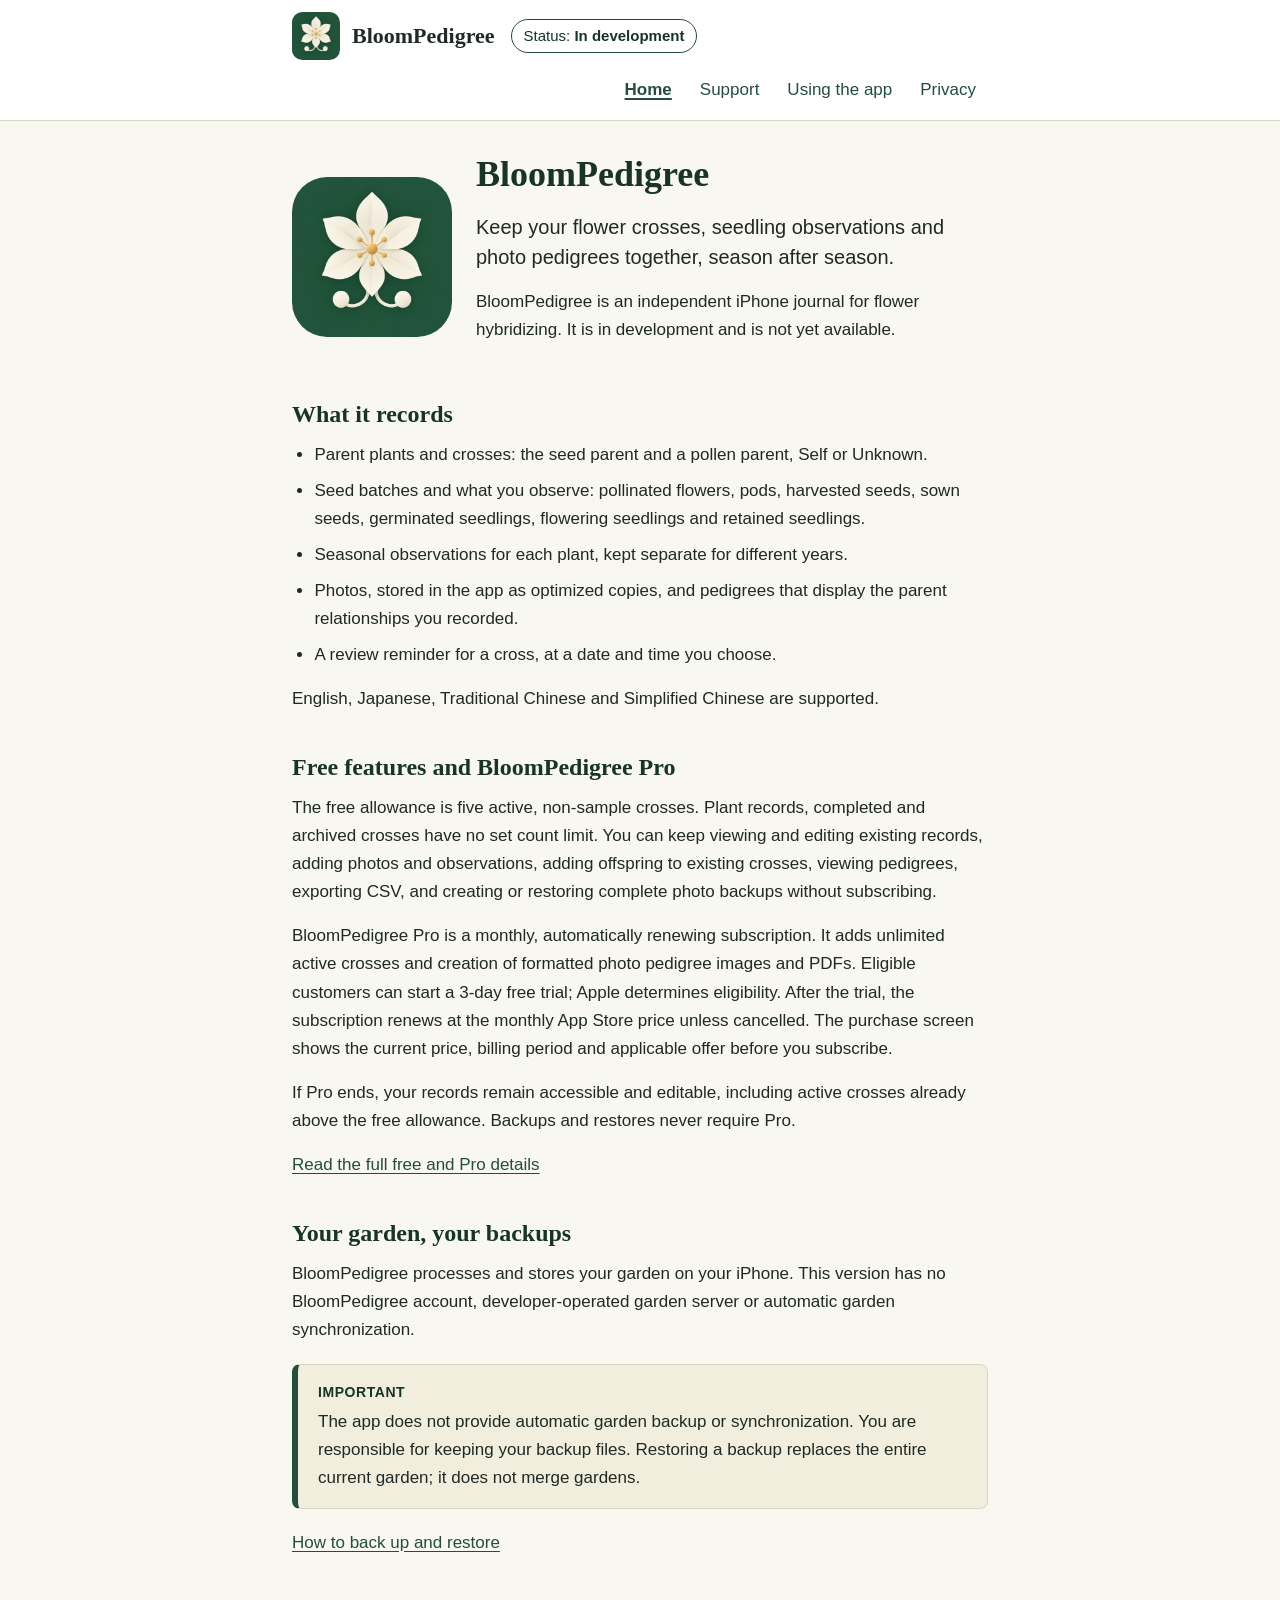
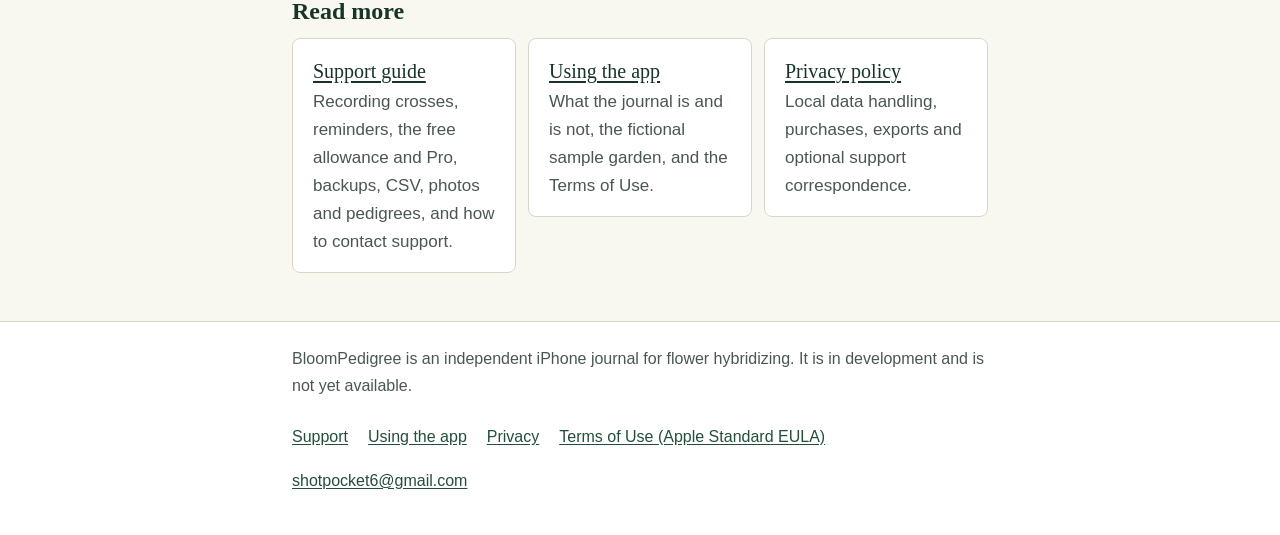
<file: index.html>
<!DOCTYPE html>
<html lang="en">
<head>
  <meta charset="utf-8">
  <meta name="viewport" content="width=device-width, initial-scale=1">
  <title>BloomPedigree — a journal for flower hybridizing</title>
  <meta name="description" content="BloomPedigree is an independent iPhone journal for flower crosses, seedling observations and photo pedigrees. In development.">
  <link rel="stylesheet" href="styles.css">
  <link rel="icon" href="app-icon.png" type="image/png">
</head>
<body>
  <a class="skip-link" href="#main">Skip to content</a>
  <header class="site-header">
    <div class="wrap header-inner">
      <a class="brand" href="index.html">
        <img src="app-icon.png" alt="" width="48" height="48">
        <span class="brand-name">BloomPedigree</span>
      </a>
      <p class="status"><span class="status-label">Status:</span> In development</p>
      <nav aria-label="Site">
        <ul class="nav">
          <li><a href="index.html" aria-current="page">Home</a></li>
          <li><a href="support.html">Support</a></li>
          <li><a href="usage.html">Using the app</a></li>
          <li><a href="privacy.html">Privacy</a></li>
        </ul>
      </nav>
    </div>
  </header>
  <main id="main" class="wrap">
    <div class="hero">
      <img class="hero-icon" src="app-icon.png" alt="BloomPedigree app icon" width="160" height="160">
      <div>
        <h1>BloomPedigree</h1>
        <p class="lead">Keep your flower crosses, seedling observations and photo pedigrees together, season after season.</p>
        <p>BloomPedigree is an independent iPhone journal for flower hybridizing. It is in development and is not yet available.</p>
      </div>
    </div>

    <section aria-labelledby="what-it-records">
      <h2 id="what-it-records">What it records</h2>
      <ul>
        <li>Parent plants and crosses: the seed parent and a pollen parent, Self or Unknown.</li>
        <li>Seed batches and what you observe: pollinated flowers, pods, harvested seeds, sown seeds, germinated seedlings, flowering seedlings and retained seedlings.</li>
        <li>Seasonal observations for each plant, kept separate for different years.</li>
        <li>Photos, stored in the app as optimized copies, and pedigrees that display the parent relationships you recorded.</li>
        <li>A review reminder for a cross, at a date and time you choose.</li>
      </ul>
      <p>English, Japanese, Traditional Chinese and Simplified Chinese are supported.</p>
    </section>

    <section aria-labelledby="free-and-pro">
      <h2 id="free-and-pro">Free features and BloomPedigree Pro</h2>
      <p>The free allowance is five active, non-sample crosses. Plant records, completed and archived crosses have no set count limit. You can keep viewing and editing existing records, adding photos and observations, adding offspring to existing crosses, viewing pedigrees, exporting CSV, and creating or restoring complete photo backups without subscribing.</p>
      <p>BloomPedigree Pro is a monthly, automatically renewing subscription. It adds unlimited active crosses and creation of formatted photo pedigree images and PDFs. Eligible customers can start a 3-day free trial; Apple determines eligibility. After the trial, the subscription renews at the monthly App Store price unless cancelled. The purchase screen shows the current price, billing period and applicable offer before you subscribe.</p>
      <p>If Pro ends, your records remain accessible and editable, including active crosses already above the free allowance. Backups and restores never require Pro.</p>
      <p><a href="support.html#free-features-and-bloompedigree-pro">Read the full free and Pro details</a></p>
    </section>

    <section aria-labelledby="your-garden-your-backups">
      <h2 id="your-garden-your-backups">Your garden, your backups</h2>
      <p>BloomPedigree processes and stores your garden on your iPhone. This version has no BloomPedigree account, developer-operated garden server or automatic garden synchronization.</p>
      <div class="callout" role="note">
        <p class="callout-label">Important</p>
        <p>The app does not provide automatic garden backup or synchronization. You are responsible for keeping your backup files. Restoring a backup replaces the entire current garden; it does not merge gardens.</p>
      </div>
      <p><a href="support.html#back-up-before-changing-phones">How to back up and restore</a></p>
    </section>

    <section aria-labelledby="read-more">
      <h2 id="read-more">Read more</h2>
      <ul class="cards">
        <li><a href="support.html"><span class="card-title">Support guide</span><span class="card-text">Recording crosses, reminders, the free allowance and Pro, backups, CSV, photos and pedigrees, and how to contact support.</span></a></li>
        <li><a href="usage.html"><span class="card-title">Using the app</span><span class="card-text">What the journal is and is not, the fictional sample garden, and the Terms of Use.</span></a></li>
        <li><a href="privacy.html"><span class="card-title">Privacy policy</span><span class="card-text">Local data handling, purchases, exports and optional support correspondence.</span></a></li>
      </ul>
    </section>
  </main>
  <footer class="site-footer">
    <div class="wrap">
      <p>BloomPedigree is an independent iPhone journal for flower hybridizing. It is in development and is not yet available.</p>
      <ul class="footer-links">
        <li><a href="support.html">Support</a></li>
        <li><a href="usage.html">Using the app</a></li>
        <li><a href="privacy.html">Privacy</a></li>
        <li><a href="https://www.apple.com/legal/internet-services/itunes/dev/stdeula/" rel="noopener">Terms of Use (Apple Standard EULA)</a></li>
        <li><a href="mailto:shotpocket6@gmail.com?subject=BloomPedigree%20support">shotpocket6@gmail.com</a></li>
      </ul>
    </div>
  </footer>
</body>
</html>
</file>
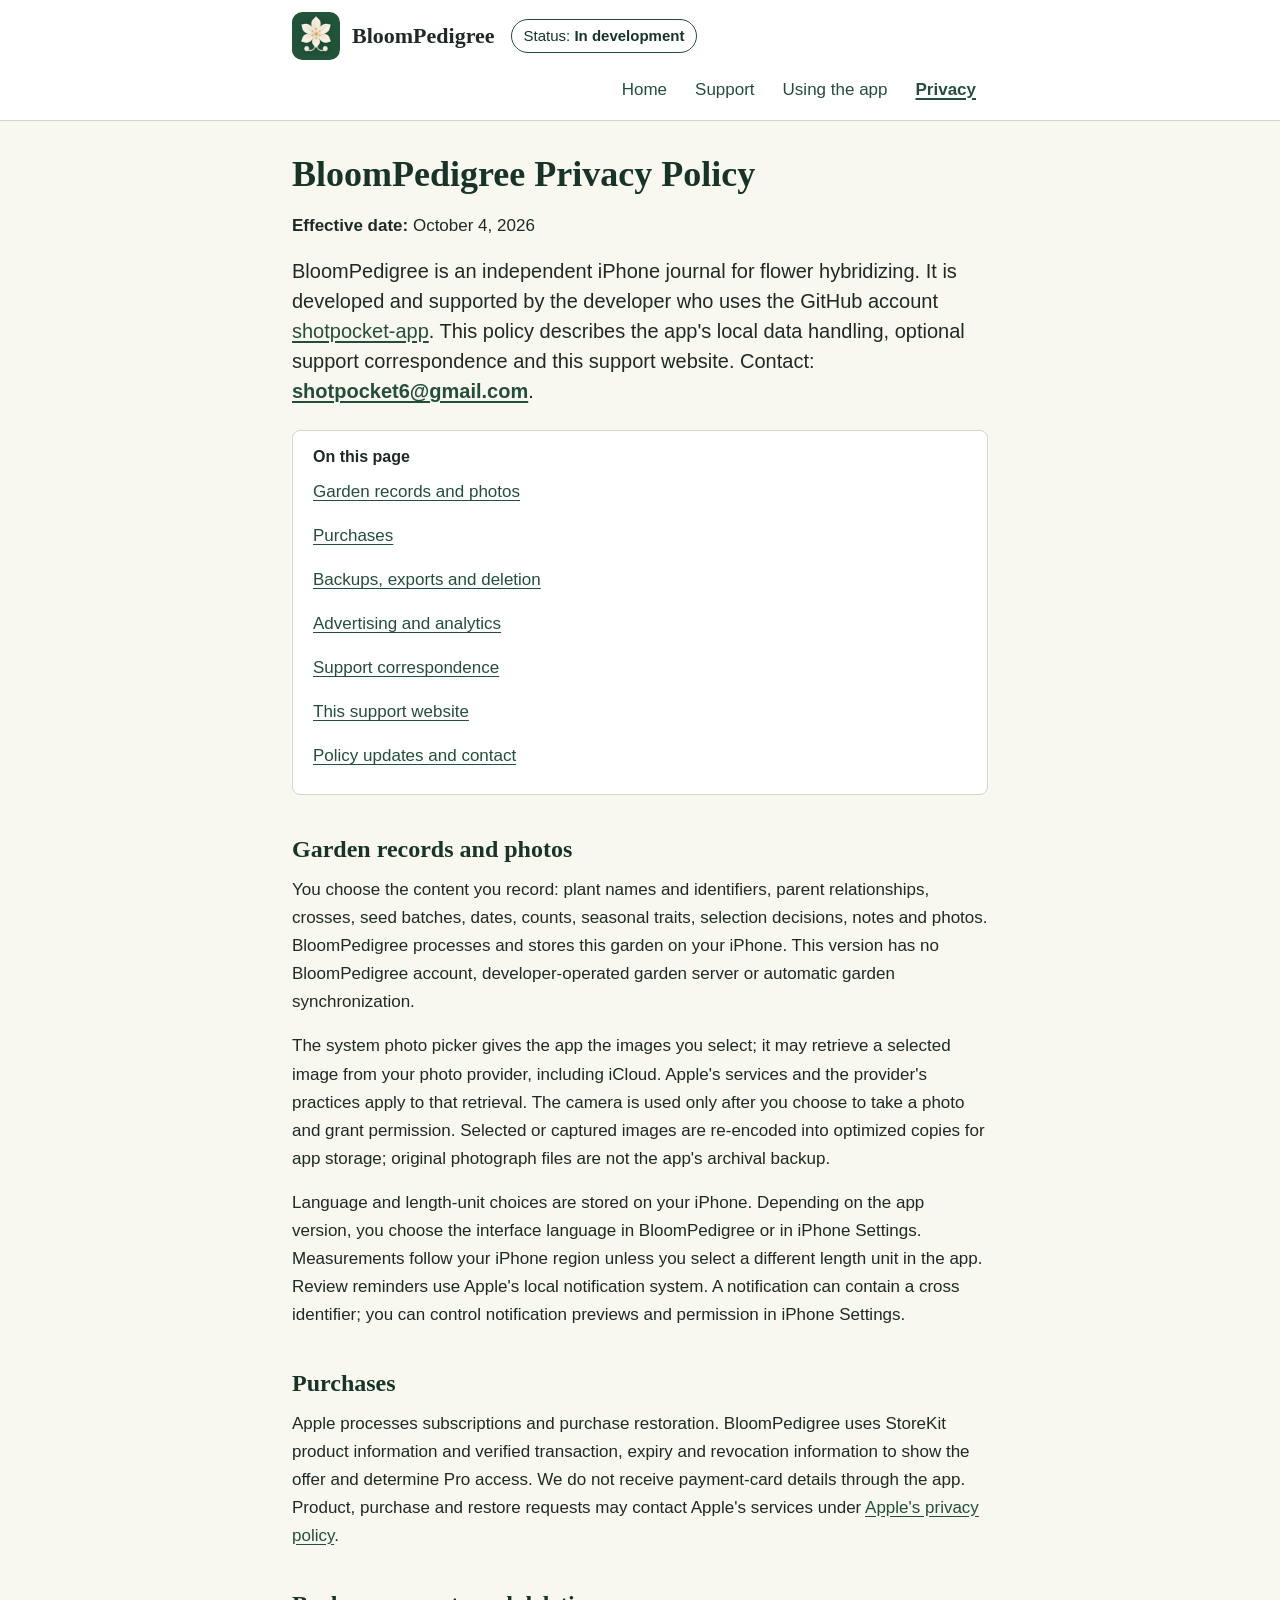
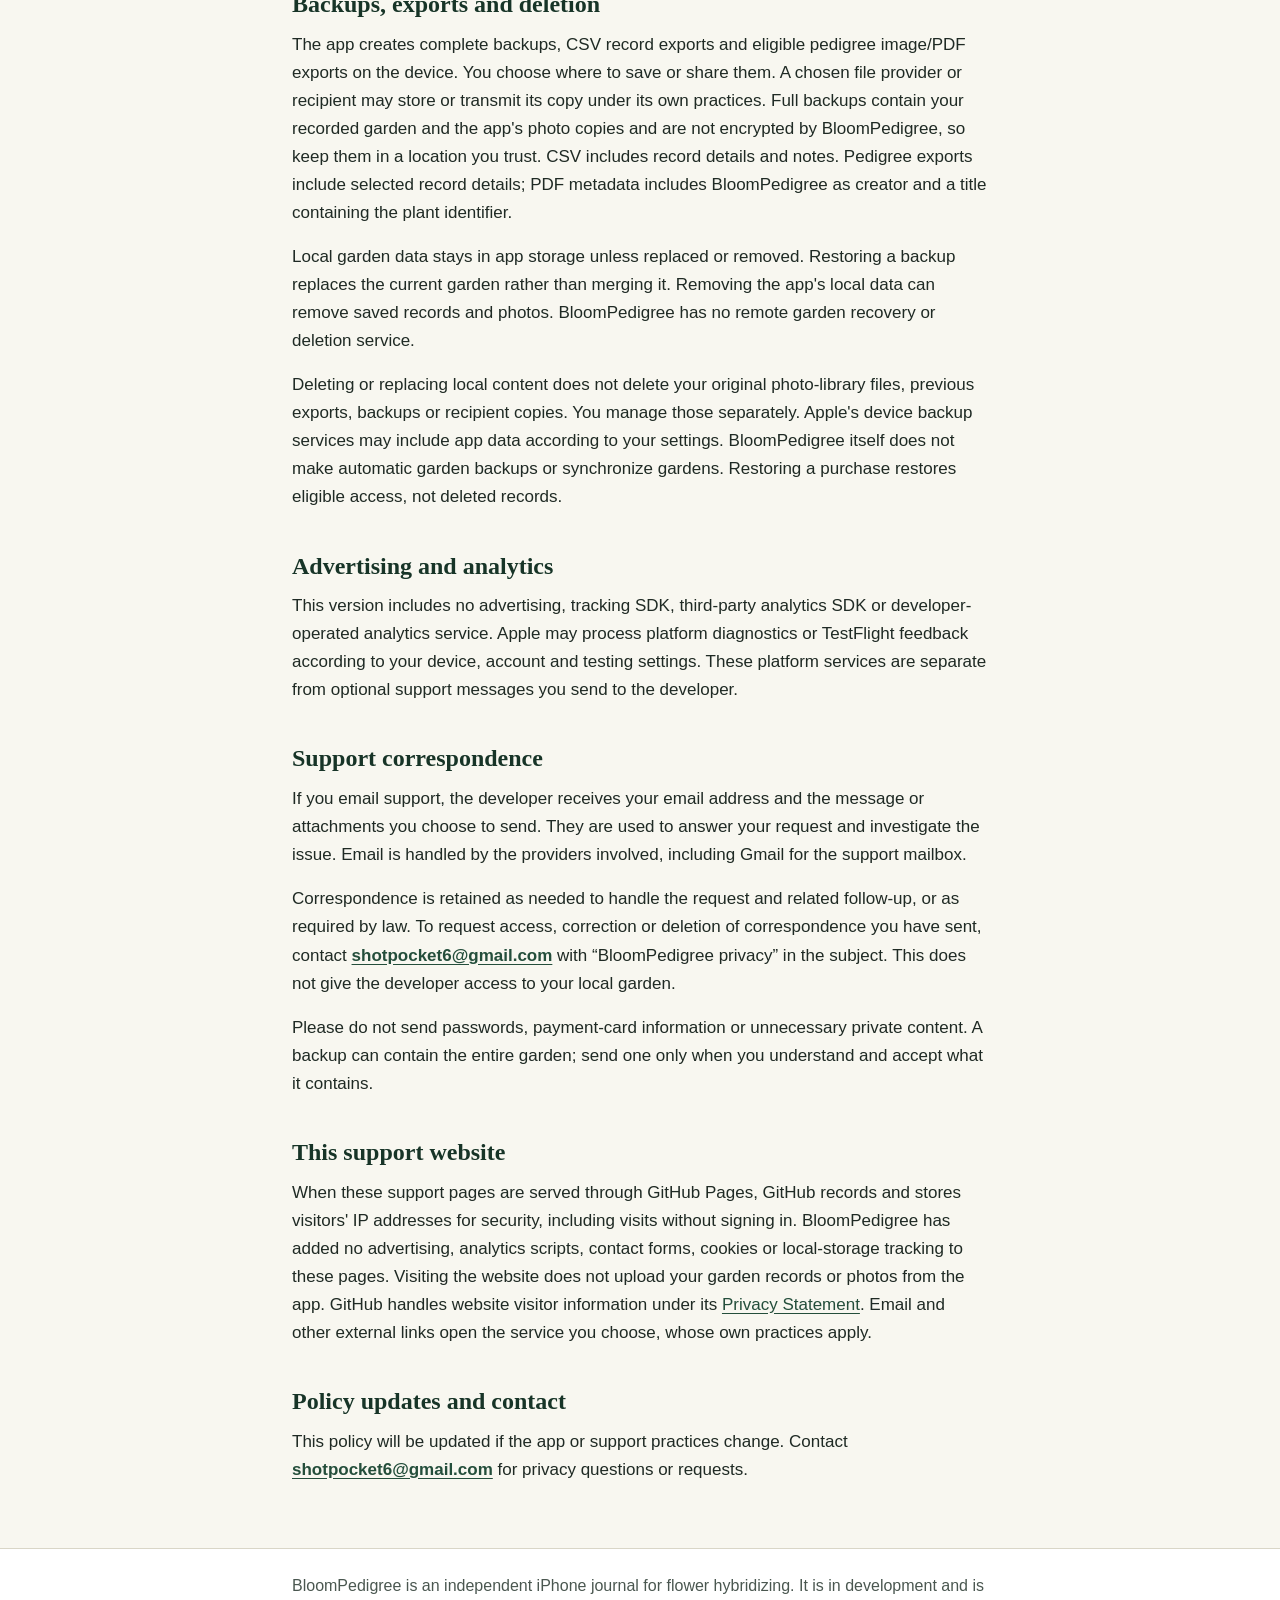
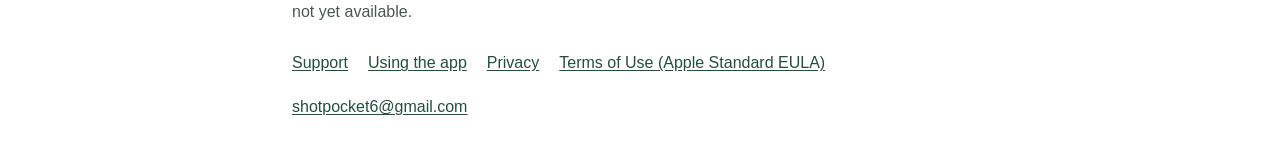
<file: privacy.html>
<!DOCTYPE html>
<html lang="en">
<head>
  <meta charset="utf-8">
  <meta name="viewport" content="width=device-width, initial-scale=1">
  <title>BloomPedigree Privacy Policy</title>
  <meta name="description" content="Privacy policy for BloomPedigree: local garden data, photos, purchases, backups and exports, optional support correspondence and this support website.">
  <link rel="stylesheet" href="styles.css">
  <link rel="icon" href="app-icon.png" type="image/png">
</head>
<body>
  <a class="skip-link" href="#main">Skip to content</a>
  <header class="site-header">
    <div class="wrap header-inner">
      <a class="brand" href="index.html">
        <img src="app-icon.png" alt="" width="48" height="48">
        <span class="brand-name">BloomPedigree</span>
      </a>
      <p class="status"><span class="status-label">Status:</span> In development</p>
      <nav aria-label="Site">
        <ul class="nav">
          <li><a href="index.html">Home</a></li>
          <li><a href="support.html">Support</a></li>
          <li><a href="usage.html">Using the app</a></li>
          <li><a href="privacy.html" aria-current="page">Privacy</a></li>
        </ul>
      </nav>
    </div>
  </header>
  <main id="main" class="wrap">
    <h1>BloomPedigree Privacy Policy</h1>
    <p><strong>Effective date:</strong> October 4, 2026</p>
    <p class="lead">BloomPedigree is an independent iPhone journal for flower hybridizing. It is developed and supported by the developer who uses the GitHub account <a href="https://github.com/shotpocket-app" rel="noopener">shotpocket-app</a>. This policy describes the app's local data handling, optional support correspondence and this support website. Contact: <a href="mailto:shotpocket6@gmail.com?subject=BloomPedigree%20privacy"><strong>shotpocket6@gmail.com</strong></a>.</p>
    <nav class="toc" aria-label="On this page">
      <h2 class="toc-title">On this page</h2>
      <ul>
        <li><a href="#garden-records-and-photos">Garden records and photos</a></li>
        <li><a href="#purchases">Purchases</a></li>
        <li><a href="#backups-exports-and-deletion">Backups, exports and deletion</a></li>
        <li><a href="#advertising-and-analytics">Advertising and analytics</a></li>
        <li><a href="#support-correspondence">Support correspondence</a></li>
        <li><a href="#this-support-website">This support website</a></li>
        <li><a href="#policy-updates-and-contact">Policy updates and contact</a></li>
      </ul>
    </nav>
    <section aria-labelledby="garden-records-and-photos">
      <h2 id="garden-records-and-photos">Garden records and photos</h2>
      <p>You choose the content you record: plant names and identifiers, parent relationships, crosses, seed batches, dates, counts, seasonal traits, selection decisions, notes and photos. BloomPedigree processes and stores this garden on your iPhone. This version has no BloomPedigree account, developer-operated garden server or automatic garden synchronization.</p>
      <p>The system photo picker gives the app the images you select; it may retrieve a selected image from your photo provider, including iCloud. Apple's services and the provider's practices apply to that retrieval. The camera is used only after you choose to take a photo and grant permission. Selected or captured images are re-encoded into optimized copies for app storage; original photograph files are not the app's archival backup.</p>
      <p>Language and length-unit choices are stored on your iPhone. Depending on the app version, you choose the interface language in BloomPedigree or in iPhone Settings. Measurements follow your iPhone region unless you select a different length unit in the app. Review reminders use Apple's local notification system. A notification can contain a cross identifier; you can control notification previews and permission in iPhone Settings.</p>
    </section>
    <section aria-labelledby="purchases">
      <h2 id="purchases">Purchases</h2>
      <p>Apple processes subscriptions and purchase restoration. BloomPedigree uses StoreKit product information and verified transaction, expiry and revocation information to show the offer and determine Pro access. We do not receive payment-card details through the app. Product, purchase and restore requests may contact Apple's services under <a href="https://www.apple.com/legal/privacy/" rel="noopener">Apple's privacy policy</a>.</p>
    </section>
    <section aria-labelledby="backups-exports-and-deletion">
      <h2 id="backups-exports-and-deletion">Backups, exports and deletion</h2>
      <p>The app creates complete backups, CSV record exports and eligible pedigree image/PDF exports on the device. You choose where to save or share them. A chosen file provider or recipient may store or transmit its copy under its own practices. Full backups contain your recorded garden and the app's photo copies and are not encrypted by BloomPedigree, so keep them in a location you trust. CSV includes record details and notes. Pedigree exports include selected record details; PDF metadata includes BloomPedigree as creator and a title containing the plant identifier.</p>
      <p>Local garden data stays in app storage unless replaced or removed. Restoring a backup replaces the current garden rather than merging it. Removing the app's local data can remove saved records and photos. BloomPedigree has no remote garden recovery or deletion service.</p>
      <p>Deleting or replacing local content does not delete your original photo-library files, previous exports, backups or recipient copies. You manage those separately. Apple's device backup services may include app data according to your settings. BloomPedigree itself does not make automatic garden backups or synchronize gardens. Restoring a purchase restores eligible access, not deleted records.</p>
    </section>
    <section aria-labelledby="advertising-and-analytics">
      <h2 id="advertising-and-analytics">Advertising and analytics</h2>
      <p>This version includes no advertising, tracking SDK, third-party analytics SDK or developer-operated analytics service. Apple may process platform diagnostics or TestFlight feedback according to your device, account and testing settings. These platform services are separate from optional support messages you send to the developer.</p>
    </section>
    <section aria-labelledby="support-correspondence">
      <h2 id="support-correspondence">Support correspondence</h2>
      <p>If you email support, the developer receives your email address and the message or attachments you choose to send. They are used to answer your request and investigate the issue. Email is handled by the providers involved, including Gmail for the support mailbox.</p>
      <p>Correspondence is retained as needed to handle the request and related follow-up, or as required by law. To request access, correction or deletion of correspondence you have sent, contact <a href="mailto:shotpocket6@gmail.com?subject=BloomPedigree%20privacy"><strong>shotpocket6@gmail.com</strong></a> with “BloomPedigree privacy” in the subject. This does not give the developer access to your local garden.</p>
      <p>Please do not send passwords, payment-card information or unnecessary private content. A backup can contain the entire garden; send one only when you understand and accept what it contains.</p>
    </section>
    <section aria-labelledby="this-support-website">
      <h2 id="this-support-website">This support website</h2>
      <p>When these support pages are served through GitHub Pages, GitHub records and stores visitors' IP addresses for security, including visits without signing in. BloomPedigree has added no advertising, analytics scripts, contact forms, cookies or local-storage tracking to these pages. Visiting the website does not upload your garden records or photos from the app. GitHub handles website visitor information under its <a href="https://docs.github.com/en/site-policy/privacy-policies/github-general-privacy-statement" rel="noopener">Privacy Statement</a>. Email and other external links open the service you choose, whose own practices apply.</p>
    </section>
    <section aria-labelledby="policy-updates-and-contact">
      <h2 id="policy-updates-and-contact">Policy updates and contact</h2>
      <p>This policy will be updated if the app or support practices change. Contact <a href="mailto:shotpocket6@gmail.com?subject=BloomPedigree%20privacy"><strong>shotpocket6@gmail.com</strong></a> for privacy questions or requests.</p>
    </section>
  </main>
  <footer class="site-footer">
    <div class="wrap">
      <p>BloomPedigree is an independent iPhone journal for flower hybridizing. It is in development and is not yet available.</p>
      <ul class="footer-links">
        <li><a href="support.html">Support</a></li>
        <li><a href="usage.html">Using the app</a></li>
        <li><a href="privacy.html">Privacy</a></li>
        <li><a href="https://www.apple.com/legal/internet-services/itunes/dev/stdeula/" rel="noopener">Terms of Use (Apple Standard EULA)</a></li>
        <li><a href="mailto:shotpocket6@gmail.com?subject=BloomPedigree%20support">shotpocket6@gmail.com</a></li>
      </ul>
    </div>
  </footer>
</body>
</html>
</file>
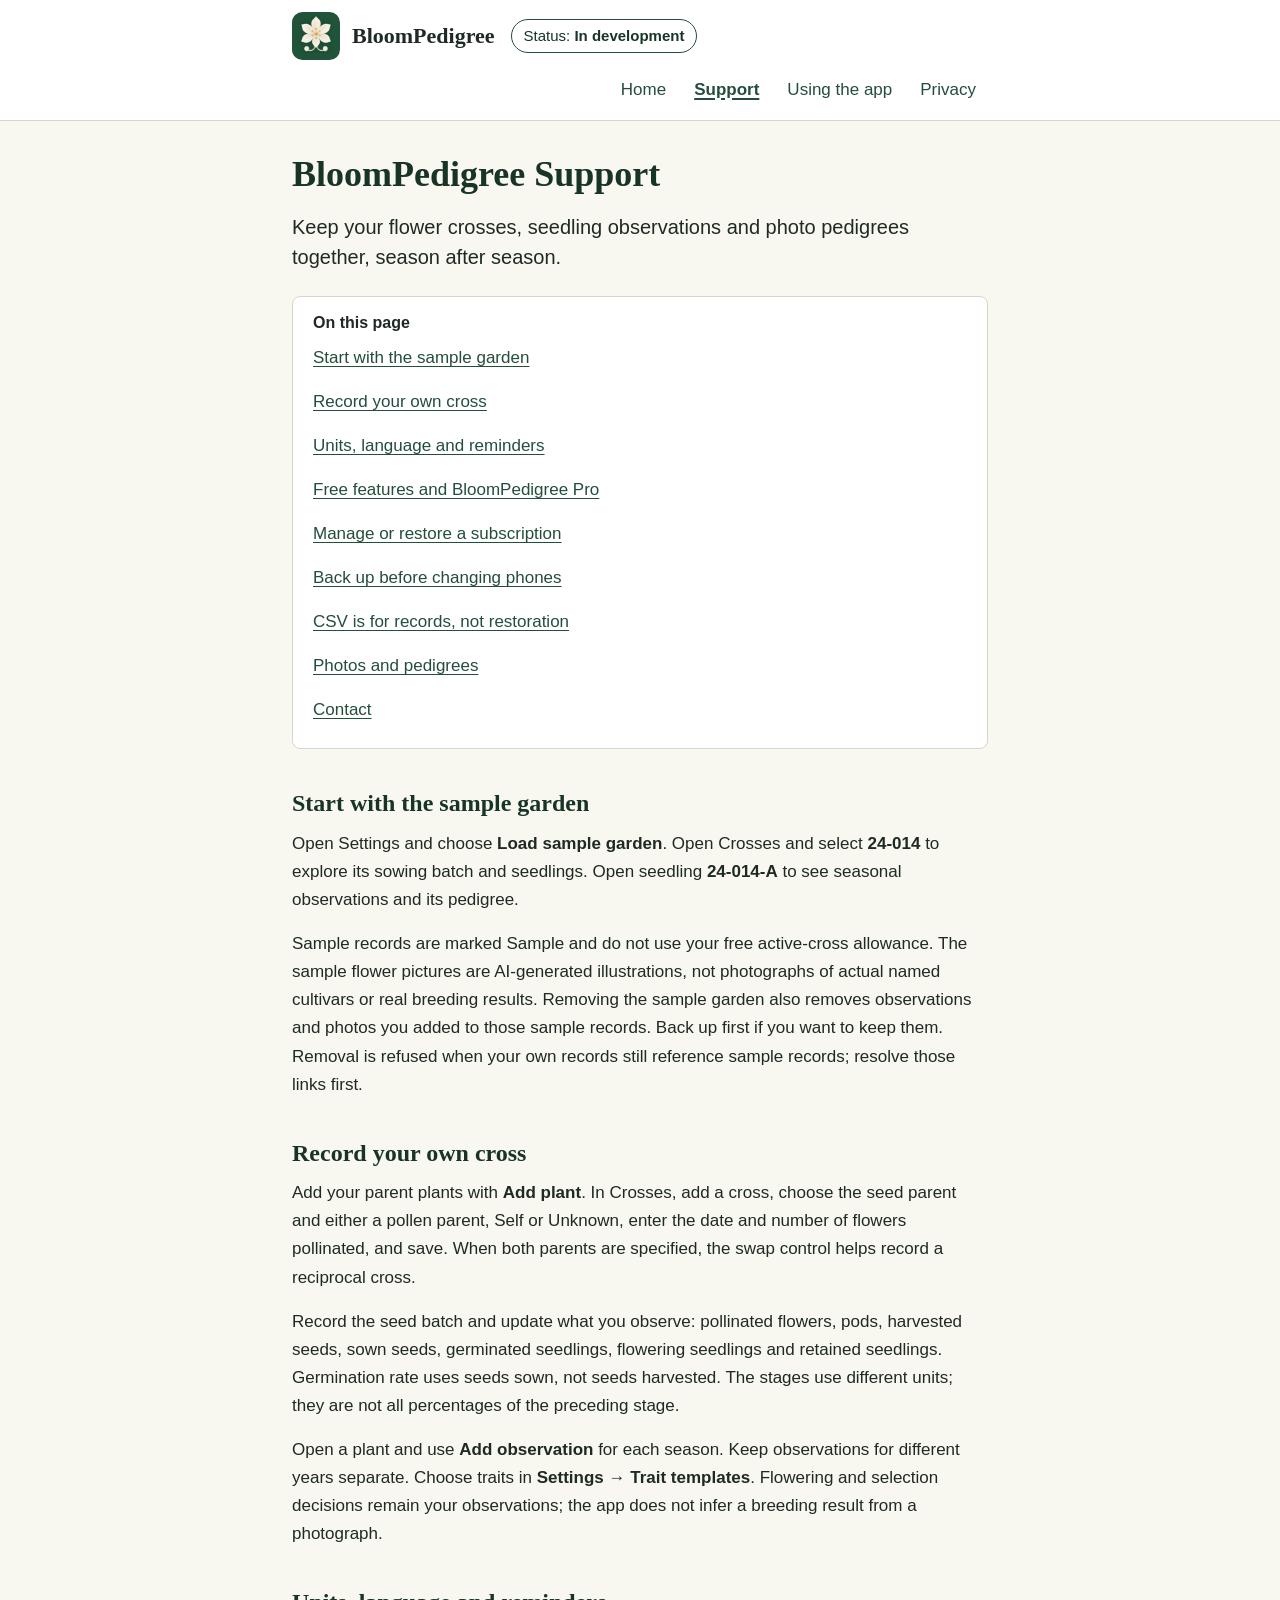
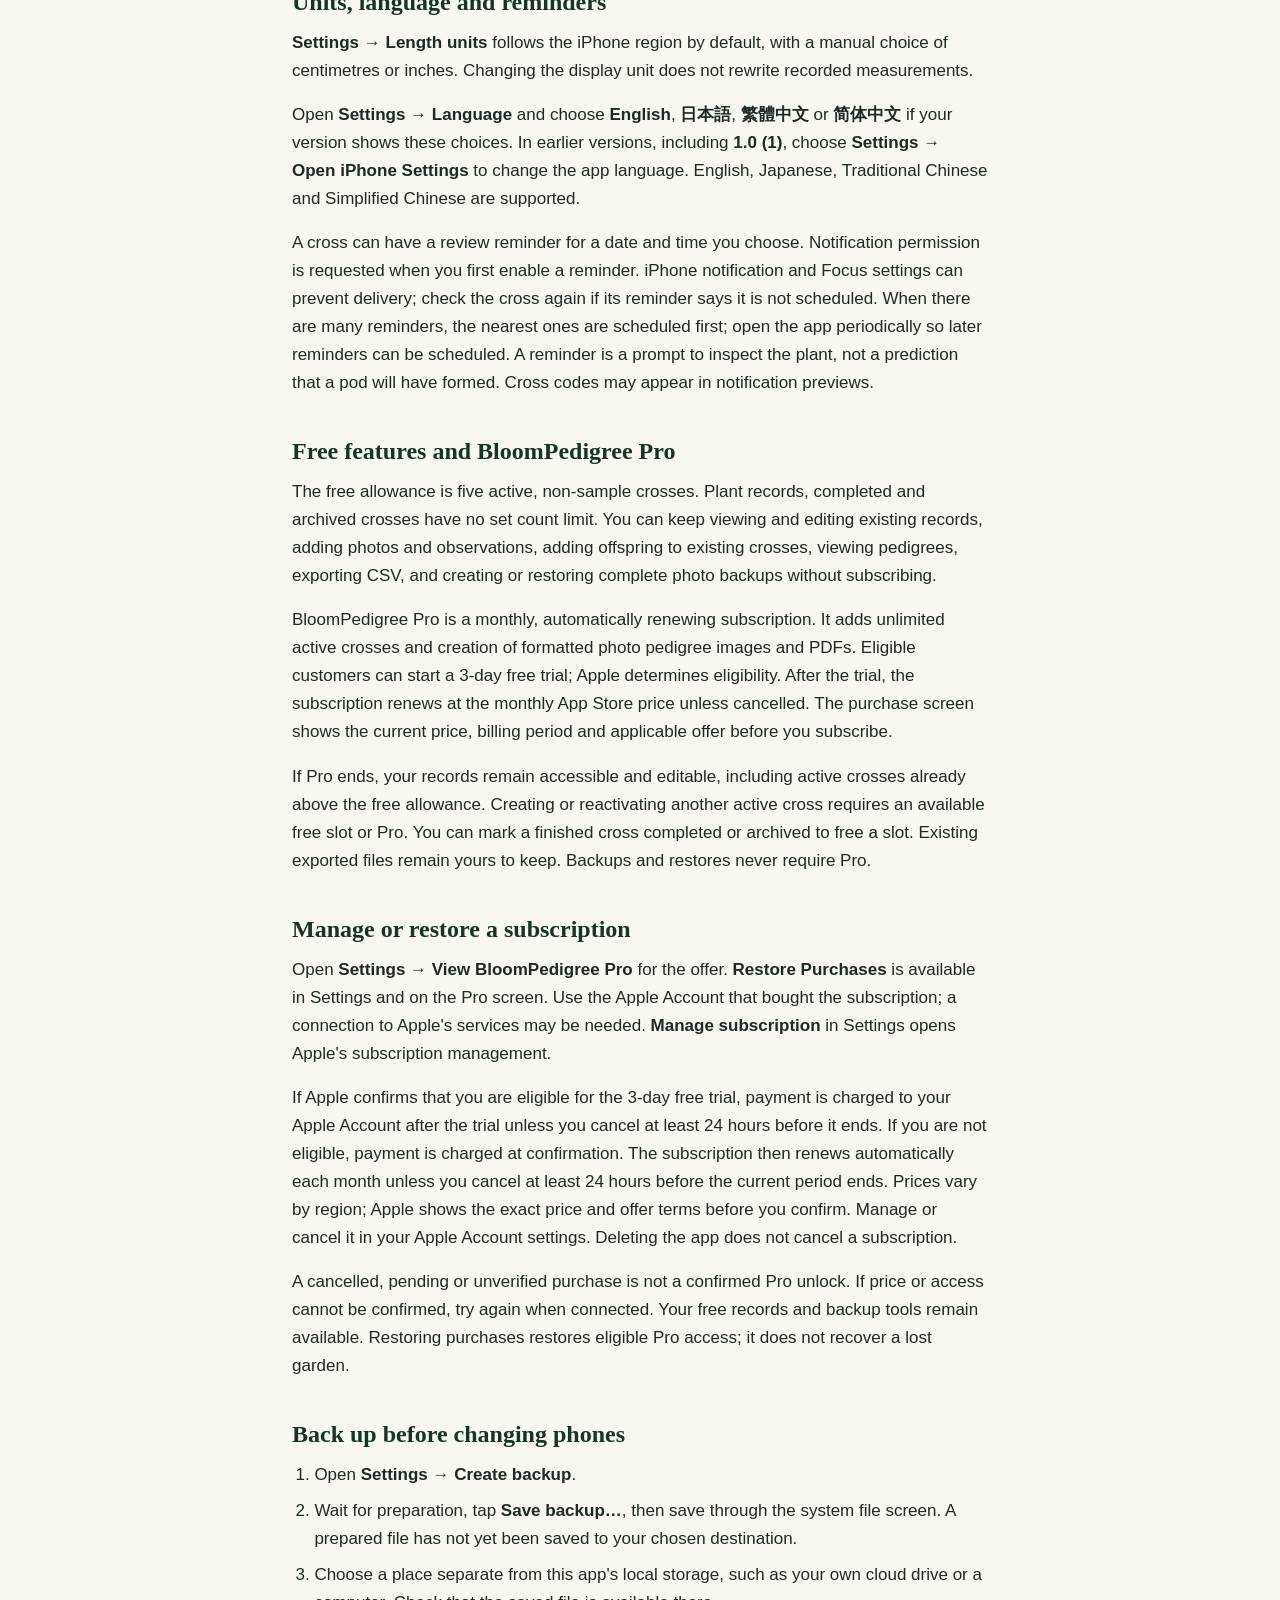
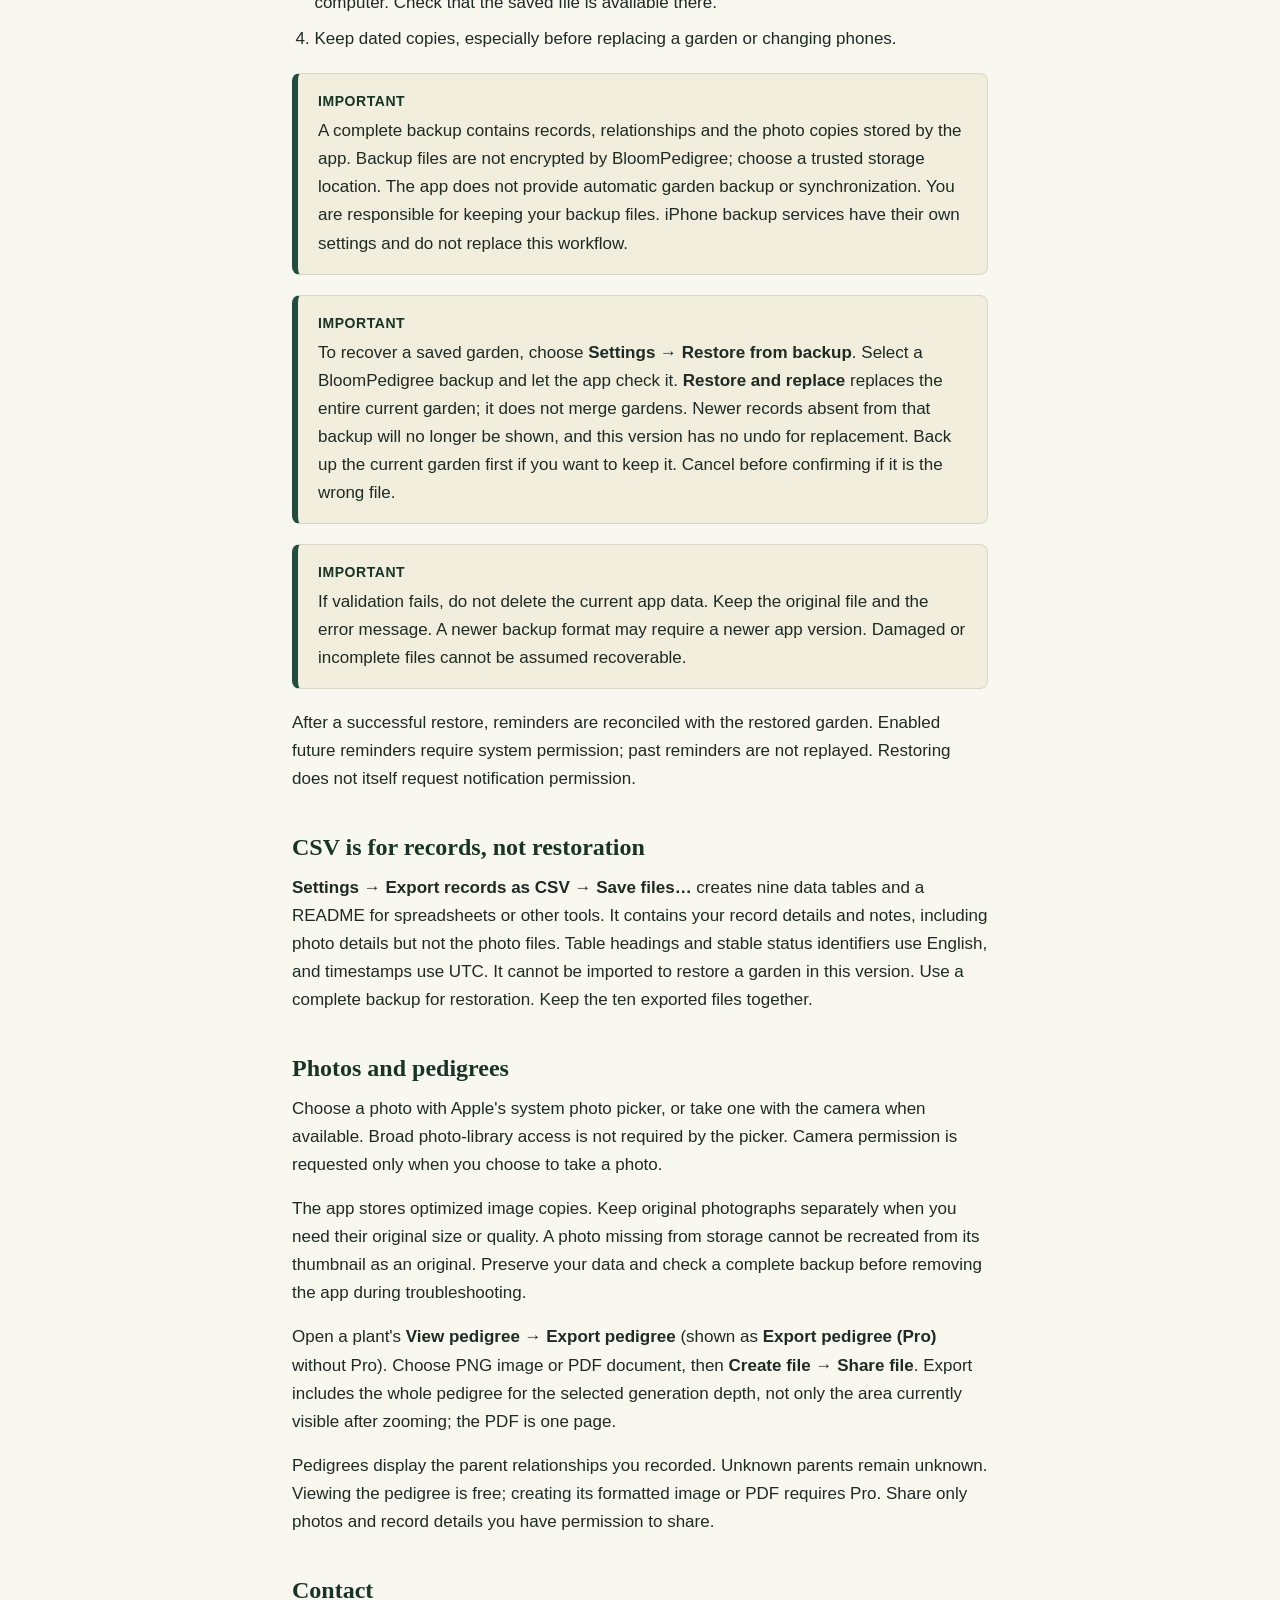
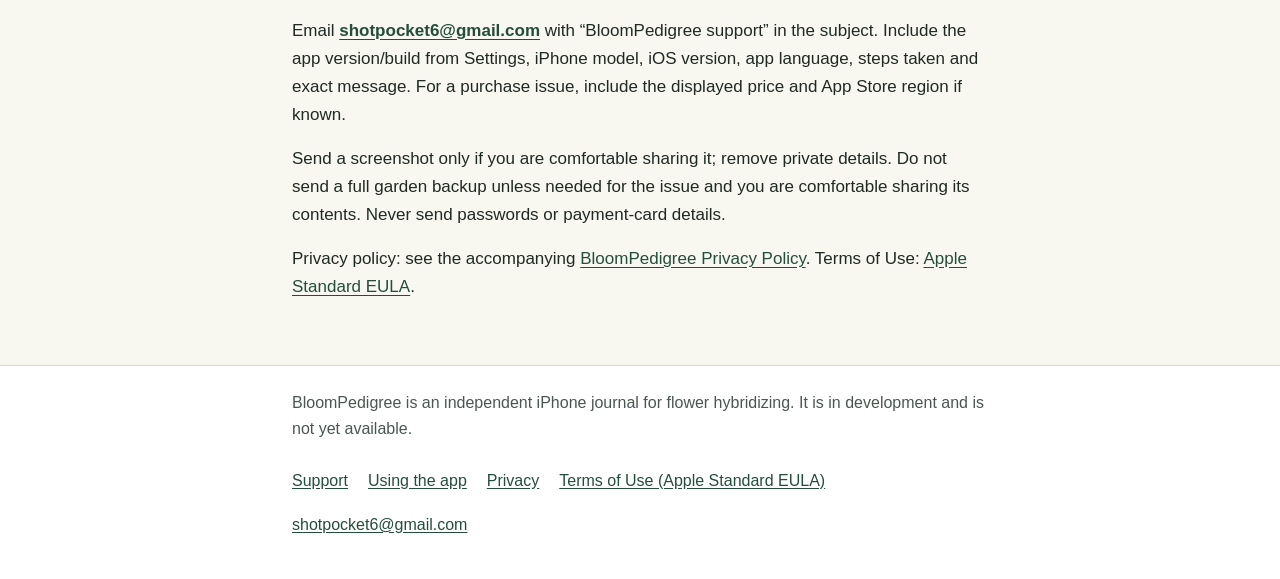
<file: support.html>
<!DOCTYPE html>
<html lang="en">
<head>
  <meta charset="utf-8">
  <meta name="viewport" content="width=device-width, initial-scale=1">
  <title>BloomPedigree Support</title>
  <meta name="description" content="How to use BloomPedigree: crosses, observations, reminders, the free allowance and Pro, backups, CSV export, photos and pedigrees.">
  <link rel="stylesheet" href="styles.css">
  <link rel="icon" href="app-icon.png" type="image/png">
</head>
<body>
  <a class="skip-link" href="#main">Skip to content</a>
  <header class="site-header">
    <div class="wrap header-inner">
      <a class="brand" href="index.html">
        <img src="app-icon.png" alt="" width="48" height="48">
        <span class="brand-name">BloomPedigree</span>
      </a>
      <p class="status"><span class="status-label">Status:</span> In development</p>
      <nav aria-label="Site">
        <ul class="nav">
          <li><a href="index.html">Home</a></li>
          <li><a href="support.html" aria-current="page">Support</a></li>
          <li><a href="usage.html">Using the app</a></li>
          <li><a href="privacy.html">Privacy</a></li>
        </ul>
      </nav>
    </div>
  </header>
  <main id="main" class="wrap">
    <h1>BloomPedigree Support</h1>
    <p class="lead">Keep your flower crosses, seedling observations and photo pedigrees together, season after season.</p>
    <nav class="toc" aria-label="On this page">
      <h2 class="toc-title">On this page</h2>
      <ul>
        <li><a href="#start-with-the-sample-garden">Start with the sample garden</a></li>
        <li><a href="#record-your-own-cross">Record your own cross</a></li>
        <li><a href="#units-language-and-reminders">Units, language and reminders</a></li>
        <li><a href="#free-features-and-bloompedigree-pro">Free features and BloomPedigree Pro</a></li>
        <li><a href="#manage-or-restore-a-subscription">Manage or restore a subscription</a></li>
        <li><a href="#back-up-before-changing-phones">Back up before changing phones</a></li>
        <li><a href="#csv-is-for-records-not-restoration">CSV is for records, not restoration</a></li>
        <li><a href="#photos-and-pedigrees">Photos and pedigrees</a></li>
        <li><a href="#contact">Contact</a></li>
      </ul>
    </nav>
    <section aria-labelledby="start-with-the-sample-garden">
      <h2 id="start-with-the-sample-garden">Start with the sample garden</h2>
      <p>Open Settings and choose <strong>Load sample garden</strong>. Open Crosses and select <strong>24-014</strong> to explore its sowing batch and seedlings. Open seedling <strong>24-014-A</strong> to see seasonal observations and its pedigree.</p>
      <p>Sample records are marked Sample and do not use your free active-cross allowance. The sample flower pictures are AI-generated illustrations, not photographs of actual named cultivars or real breeding results. Removing the sample garden also removes observations and photos you added to those sample records. Back up first if you want to keep them. Removal is refused when your own records still reference sample records; resolve those links first.</p>
    </section>
    <section aria-labelledby="record-your-own-cross">
      <h2 id="record-your-own-cross">Record your own cross</h2>
      <p>Add your parent plants with <strong>Add plant</strong>. In Crosses, add a cross, choose the seed parent and either a pollen parent, Self or Unknown, enter the date and number of flowers pollinated, and save. When both parents are specified, the swap control helps record a reciprocal cross.</p>
      <p>Record the seed batch and update what you observe: pollinated flowers, pods, harvested seeds, sown seeds, germinated seedlings, flowering seedlings and retained seedlings. Germination rate uses seeds sown, not seeds harvested. The stages use different units; they are not all percentages of the preceding stage.</p>
      <p>Open a plant and use <strong>Add observation</strong> for each season. Keep observations for different years separate. Choose traits in <strong>Settings → Trait templates</strong>. Flowering and selection decisions remain your observations; the app does not infer a breeding result from a photograph.</p>
    </section>
    <section aria-labelledby="units-language-and-reminders">
      <h2 id="units-language-and-reminders">Units, language and reminders</h2>
      <p><strong>Settings → Length units</strong> follows the iPhone region by default, with a manual choice of centimetres or inches. Changing the display unit does not rewrite recorded measurements.</p>
      <p>Open <strong>Settings → Language</strong> and choose <strong>English</strong>, <strong>日本語</strong>, <strong>繁體中文</strong> or <strong>简体中文</strong> if your version shows these choices. In earlier versions, including <strong>1.0 (1)</strong>, choose <strong>Settings → Open iPhone Settings</strong> to change the app language. English, Japanese, Traditional Chinese and Simplified Chinese are supported.</p>
      <p>A cross can have a review reminder for a date and time you choose. Notification permission is requested when you first enable a reminder. iPhone notification and Focus settings can prevent delivery; check the cross again if its reminder says it is not scheduled. When there are many reminders, the nearest ones are scheduled first; open the app periodically so later reminders can be scheduled. A reminder is a prompt to inspect the plant, not a prediction that a pod will have formed. Cross codes may appear in notification previews.</p>
    </section>
    <section aria-labelledby="free-features-and-bloompedigree-pro">
      <h2 id="free-features-and-bloompedigree-pro">Free features and BloomPedigree Pro</h2>
      <p>The free allowance is five active, non-sample crosses. Plant records, completed and archived crosses have no set count limit. You can keep viewing and editing existing records, adding photos and observations, adding offspring to existing crosses, viewing pedigrees, exporting CSV, and creating or restoring complete photo backups without subscribing.</p>
      <p>BloomPedigree Pro is a monthly, automatically renewing subscription. It adds unlimited active crosses and creation of formatted photo pedigree images and PDFs. Eligible customers can start a 3-day free trial; Apple determines eligibility. After the trial, the subscription renews at the monthly App Store price unless cancelled. The purchase screen shows the current price, billing period and applicable offer before you subscribe.</p>
      <p>If Pro ends, your records remain accessible and editable, including active crosses already above the free allowance. Creating or reactivating another active cross requires an available free slot or Pro. You can mark a finished cross completed or archived to free a slot. Existing exported files remain yours to keep. Backups and restores never require Pro.</p>
    </section>
    <section aria-labelledby="manage-or-restore-a-subscription">
      <h2 id="manage-or-restore-a-subscription">Manage or restore a subscription</h2>
      <p>Open <strong>Settings → View BloomPedigree Pro</strong> for the offer. <strong>Restore Purchases</strong> is available in Settings and on the Pro screen. Use the Apple Account that bought the subscription; a connection to Apple's services may be needed. <strong>Manage subscription</strong> in Settings opens Apple's subscription management.</p>
      <p>If Apple confirms that you are eligible for the 3-day free trial, payment is charged to your Apple Account after the trial unless you cancel at least 24 hours before it ends. If you are not eligible, payment is charged at confirmation. The subscription then renews automatically each month unless you cancel at least 24 hours before the current period ends. Prices vary by region; Apple shows the exact price and offer terms before you confirm. Manage or cancel it in your Apple Account settings. Deleting the app does not cancel a subscription.</p>
      <p>A cancelled, pending or unverified purchase is not a confirmed Pro unlock. If price or access cannot be confirmed, try again when connected. Your free records and backup tools remain available. Restoring purchases restores eligible Pro access; it does not recover a lost garden.</p>
    </section>
    <section aria-labelledby="back-up-before-changing-phones">
      <h2 id="back-up-before-changing-phones">Back up before changing phones</h2>
      <ol>
        <li>Open <strong>Settings → Create backup</strong>.</li>
        <li>Wait for preparation, tap <strong>Save backup…</strong>, then save through the system file screen. A prepared file has not yet been saved to your chosen destination.</li>
        <li>Choose a place separate from this app's local storage, such as your own cloud drive or a computer. Check that the saved file is available there.</li>
        <li>Keep dated copies, especially before replacing a garden or changing phones.</li>
      </ol>
      <div class="callout" role="note">
        <p class="callout-label">Important</p>
        <p>A complete backup contains records, relationships and the photo copies stored by the app. Backup files are not encrypted by BloomPedigree; choose a trusted storage location. The app does not provide automatic garden backup or synchronization. You are responsible for keeping your backup files. iPhone backup services have their own settings and do not replace this workflow.</p>
      </div>
      <div class="callout" role="note">
        <p class="callout-label">Important</p>
        <p>To recover a saved garden, choose <strong>Settings → Restore from backup</strong>. Select a BloomPedigree backup and let the app check it. <strong>Restore and replace</strong> replaces the entire current garden; it does not merge gardens. Newer records absent from that backup will no longer be shown, and this version has no undo for replacement. Back up the current garden first if you want to keep it. Cancel before confirming if it is the wrong file.</p>
      </div>
      <div class="callout" role="note">
        <p class="callout-label">Important</p>
        <p>If validation fails, do not delete the current app data. Keep the original file and the error message. A newer backup format may require a newer app version. Damaged or incomplete files cannot be assumed recoverable.</p>
      </div>
      <p>After a successful restore, reminders are reconciled with the restored garden. Enabled future reminders require system permission; past reminders are not replayed. Restoring does not itself request notification permission.</p>
    </section>
    <section aria-labelledby="csv-is-for-records-not-restoration">
      <h2 id="csv-is-for-records-not-restoration">CSV is for records, not restoration</h2>
      <p><strong>Settings → Export records as CSV → Save files…</strong> creates nine data tables and a README for spreadsheets or other tools. It contains your record details and notes, including photo details but not the photo files. Table headings and stable status identifiers use English, and timestamps use UTC. It cannot be imported to restore a garden in this version. Use a complete backup for restoration. Keep the ten exported files together.</p>
    </section>
    <section aria-labelledby="photos-and-pedigrees">
      <h2 id="photos-and-pedigrees">Photos and pedigrees</h2>
      <p>Choose a photo with Apple's system photo picker, or take one with the camera when available. Broad photo-library access is not required by the picker. Camera permission is requested only when you choose to take a photo.</p>
      <p>The app stores optimized image copies. Keep original photographs separately when you need their original size or quality. A photo missing from storage cannot be recreated from its thumbnail as an original. Preserve your data and check a complete backup before removing the app during troubleshooting.</p>
      <p>Open a plant's <strong>View pedigree → Export pedigree</strong> (shown as <strong>Export pedigree (Pro)</strong> without Pro). Choose PNG image or PDF document, then <strong>Create file → Share file</strong>. Export includes the whole pedigree for the selected generation depth, not only the area currently visible after zooming; the PDF is one page.</p>
      <p>Pedigrees display the parent relationships you recorded. Unknown parents remain unknown. Viewing the pedigree is free; creating its formatted image or PDF requires Pro. Share only photos and record details you have permission to share.</p>
    </section>
    <section aria-labelledby="contact">
      <h2 id="contact">Contact</h2>
      <p>Email <a href="mailto:shotpocket6@gmail.com?subject=BloomPedigree%20support"><strong>shotpocket6@gmail.com</strong></a> with “BloomPedigree support” in the subject. Include the app version/build from Settings, iPhone model, iOS version, app language, steps taken and exact message. For a purchase issue, include the displayed price and App Store region if known.</p>
      <p>Send a screenshot only if you are comfortable sharing it; remove private details. Do not send a full garden backup unless needed for the issue and you are comfortable sharing its contents. Never send passwords or payment-card details.</p>
      <p>Privacy policy: see the accompanying <a href="privacy.html">BloomPedigree Privacy Policy</a>. Terms of Use: <a href="https://www.apple.com/legal/internet-services/itunes/dev/stdeula/" rel="noopener">Apple Standard EULA</a>.</p>
    </section>
  </main>
  <footer class="site-footer">
    <div class="wrap">
      <p>BloomPedigree is an independent iPhone journal for flower hybridizing. It is in development and is not yet available.</p>
      <ul class="footer-links">
        <li><a href="support.html">Support</a></li>
        <li><a href="usage.html">Using the app</a></li>
        <li><a href="privacy.html">Privacy</a></li>
        <li><a href="https://www.apple.com/legal/internet-services/itunes/dev/stdeula/" rel="noopener">Terms of Use (Apple Standard EULA)</a></li>
        <li><a href="mailto:shotpocket6@gmail.com?subject=BloomPedigree%20support">shotpocket6@gmail.com</a></li>
      </ul>
    </div>
  </footer>
</body>
</html>
</file>
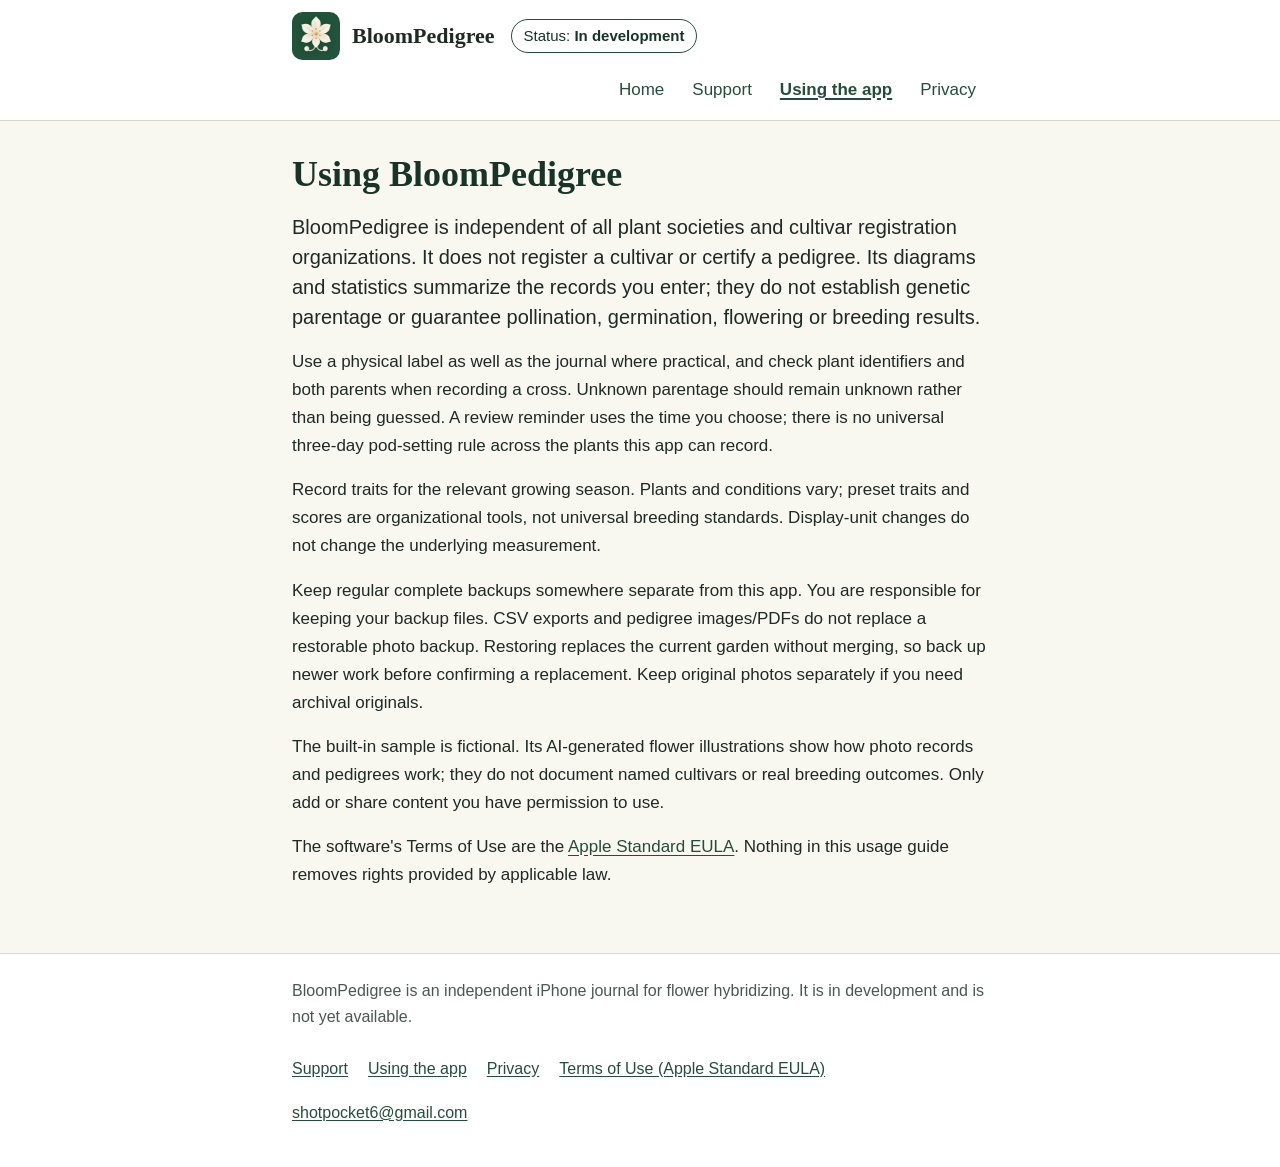
<file: usage.html>
<!DOCTYPE html>
<html lang="en">
<head>
  <meta charset="utf-8">
  <meta name="viewport" content="width=device-width, initial-scale=1">
  <title>Using BloomPedigree</title>
  <meta name="description" content="What BloomPedigree is and is not: an independent journal, fictional samples, seasonal observations, and your responsibility for backups.">
  <link rel="stylesheet" href="styles.css">
  <link rel="icon" href="app-icon.png" type="image/png">
</head>
<body>
  <a class="skip-link" href="#main">Skip to content</a>
  <header class="site-header">
    <div class="wrap header-inner">
      <a class="brand" href="index.html">
        <img src="app-icon.png" alt="" width="48" height="48">
        <span class="brand-name">BloomPedigree</span>
      </a>
      <p class="status"><span class="status-label">Status:</span> In development</p>
      <nav aria-label="Site">
        <ul class="nav">
          <li><a href="index.html">Home</a></li>
          <li><a href="support.html">Support</a></li>
          <li><a href="usage.html" aria-current="page">Using the app</a></li>
          <li><a href="privacy.html">Privacy</a></li>
        </ul>
      </nav>
    </div>
  </header>
  <main id="main" class="wrap">
    <h1>Using BloomPedigree</h1>
    <p class="lead">BloomPedigree is independent of all plant societies and cultivar registration organizations. It does not register a cultivar or certify a pedigree. Its diagrams and statistics summarize the records you enter; they do not establish genetic parentage or guarantee pollination, germination, flowering or breeding results.</p>
    <p>Use a physical label as well as the journal where practical, and check plant identifiers and both parents when recording a cross. Unknown parentage should remain unknown rather than being guessed. A review reminder uses the time you choose; there is no universal three-day pod-setting rule across the plants this app can record.</p>
    <p>Record traits for the relevant growing season. Plants and conditions vary; preset traits and scores are organizational tools, not universal breeding standards. Display-unit changes do not change the underlying measurement.</p>
    <p>Keep regular complete backups somewhere separate from this app. You are responsible for keeping your backup files. CSV exports and pedigree images/PDFs do not replace a restorable photo backup. Restoring replaces the current garden without merging, so back up newer work before confirming a replacement. Keep original photos separately if you need archival originals.</p>
    <p>The built-in sample is fictional. Its AI-generated flower illustrations show how photo records and pedigrees work; they do not document named cultivars or real breeding outcomes. Only add or share content you have permission to use.</p>
    <p>The software's Terms of Use are the <a href="https://www.apple.com/legal/internet-services/itunes/dev/stdeula/" rel="noopener">Apple Standard EULA</a>. Nothing in this usage guide removes rights provided by applicable law.</p>
  </main>
  <footer class="site-footer">
    <div class="wrap">
      <p>BloomPedigree is an independent iPhone journal for flower hybridizing. It is in development and is not yet available.</p>
      <ul class="footer-links">
        <li><a href="support.html">Support</a></li>
        <li><a href="usage.html">Using the app</a></li>
        <li><a href="privacy.html">Privacy</a></li>
        <li><a href="https://www.apple.com/legal/internet-services/itunes/dev/stdeula/" rel="noopener">Terms of Use (Apple Standard EULA)</a></li>
        <li><a href="mailto:shotpocket6@gmail.com?subject=BloomPedigree%20support">shotpocket6@gmail.com</a></li>
      </ul>
    </div>
  </footer>
</body>
</html>
</file>
<file: styles.css>
/* BloomPedigree support site. No scripts, no remote fonts, no external images. */
:root {
  --paper: #f8f7f0;
  --surface: #ffffff;
  --ink: #1f2a24;
  --muted: #4a5750;
  --forest: #244e3b;
  --forest-dark: #173427;
  --line: #d9d6c7;
  --note: #f1eedd;
  --serif: "Iowan Old Style", "Palatino Linotype", Palatino, Georgia, "Times New Roman", serif;
  --sans: -apple-system, BlinkMacSystemFont, "Segoe UI", Roboto, "Helvetica Neue", Arial, "Hiragino Sans", "Noto Sans", sans-serif;
}

*, *::before, *::after { box-sizing: border-box; }

html { -webkit-text-size-adjust: 100%; text-size-adjust: 100%; }

body {
  margin: 0;
  background: var(--paper);
  color: var(--ink);
  font-family: var(--sans);
  font-size: 1.0625rem;
  line-height: 1.65;
}

.wrap {
  width: 100%;
  max-width: 46rem;
  margin: 0 auto;
  /* Side gutters only: top and bottom spacing belongs to the element that is also a .wrap. */
  padding-inline: 1.25rem;
}

/* Links and focus */
a { color: var(--forest); text-decoration: underline; text-underline-offset: 0.15em; }
a:hover { color: var(--forest-dark); }
a:focus-visible, .skip-link:focus {
  outline: 3px solid var(--forest);
  outline-offset: 3px;
  border-radius: 4px;
}

.skip-link {
  position: absolute;
  left: 0.75rem;
  top: -4rem;
  z-index: 10;
  padding: 0.75rem 1rem;
  background: var(--forest);
  color: #ffffff;
  border-radius: 6px;
}
.skip-link:focus { top: 0.75rem; }

/* Header */
.site-header {
  background: var(--surface);
  border-bottom: 1px solid var(--line);
}
.header-inner {
  display: flex;
  flex-wrap: wrap;
  align-items: center;
  gap: 0.5rem 1rem;
  padding-top: 0.75rem;
  padding-bottom: 0.5rem;
}
.brand {
  display: inline-flex;
  align-items: center;
  gap: 0.75rem;
  min-height: 44px;
  color: var(--ink);
  text-decoration: none;
}
.brand img { border-radius: 22%; display: block; }
.brand-name { font-family: var(--serif); font-size: 1.375rem; font-weight: 600; }

.status {
  margin: 0;
  padding: 0.25rem 0.75rem;
  border: 1px solid var(--forest);
  border-radius: 999px;
  color: var(--forest-dark);
  font-size: 0.9375rem;
  font-weight: 600;
}
.status-label { font-weight: 400; }

.nav, .footer-links, .cards, .toc ul {
  list-style: none;
  margin: 0;
  padding: 0;
}
.site-header nav { flex-basis: 100%; }
.nav { display: flex; flex-wrap: wrap; gap: 0 0.25rem; }
.nav a {
  display: inline-flex;
  align-items: center;
  min-height: 44px;
  padding: 0 0.75rem;
  border-radius: 6px;
  text-decoration: none;
  font-weight: 500;
}
.nav a:hover { background: var(--note); }
.nav a[aria-current="page"] { text-decoration: underline; text-decoration-thickness: 2px; font-weight: 700; }

/* Content */
main { padding-top: 2rem; padding-bottom: 3rem; }

h1, h2 { font-family: var(--serif); color: var(--forest-dark); line-height: 1.2; }
h1 { font-size: 2.25rem; margin: 0 0 1rem; }
h2 { font-size: 1.5rem; margin: 2.5rem 0 0.75rem; }
p, ul, ol { margin: 0 0 1rem; }
main ul, main ol { padding-left: 1.4rem; }
main li { margin-bottom: 0.5rem; }

.lead { font-size: 1.25rem; line-height: 1.5; color: var(--ink); }

strong { font-weight: 650; }
section { scroll-margin-top: 1rem; }
h2[id] { scroll-margin-top: 1rem; }

.hero { display: flex; flex-wrap: wrap; align-items: center; gap: 1.5rem; }
.hero > div { flex: 1 1 16rem; }
.hero-icon { border-radius: 22%; display: block; max-width: 40vw; height: auto; }

/* Notes. Each has a text label; colour is not the only signal. */
.callout {
  margin: 1.25rem 0;
  padding: 1rem 1.25rem;
  background: var(--note);
  border: 1px solid var(--line);
  border-left: 6px solid var(--forest);
  border-radius: 8px;
}
.callout p:last-child { margin-bottom: 0; }
.callout-label {
  margin-bottom: 0.25rem;
  font-weight: 700;
  color: var(--forest-dark);
  text-transform: uppercase;
  letter-spacing: 0.04em;
  font-size: 0.875rem;
}
.callout.draft { border-left-style: dashed; }

/* On this page */
.toc {
  margin: 1.5rem 0;
  padding: 1rem 1.25rem;
  background: var(--surface);
  border: 1px solid var(--line);
  border-radius: 8px;
}
.toc-title { font-family: var(--sans); font-size: 1rem; margin: 0 0 0.25rem; color: var(--ink); }
.toc a { display: inline-flex; align-items: center; min-height: 44px; }
.toc li { margin: 0; }

/* Home page links */
.cards { display: grid; gap: 0.75rem; }
.cards li { margin: 0; }
.cards a {
  display: block;
  padding: 1rem 1.25rem;
  background: var(--surface);
  border: 1px solid var(--line);
  border-radius: 8px;
  text-decoration: none;
  color: var(--ink);
}
.cards a:hover { border-color: var(--forest); }
.card-title { display: block; font-family: var(--serif); font-size: 1.25rem; color: var(--forest-dark); text-decoration: underline; }
.card-text { display: block; color: var(--muted); }

/* Footer */
.site-footer {
  border-top: 1px solid var(--line);
  background: var(--surface);
  padding: 1.5rem 0 2rem;
  color: var(--muted);
  font-size: 1rem;
}
.footer-links { display: flex; flex-wrap: wrap; gap: 0 1.25rem; }
.footer-links a { display: inline-flex; align-items: center; min-height: 44px; overflow-wrap: anywhere; }

/* Long words and addresses never force sideways scrolling on a narrow phone. */
p, li, h1, h2 { overflow-wrap: break-word; }

@media (max-width: 30rem) {
  body { font-size: 1rem; }
  h1 { font-size: 1.875rem; }
  h2 { font-size: 1.3125rem; }
  .lead { font-size: 1.125rem; }
  .wrap { padding-inline: 1rem; }
  .brand-name { font-size: 1.25rem; }
}

@media (min-width: 48rem) {
  .site-header nav { flex-basis: auto; margin-left: auto; }
  .cards { grid-template-columns: repeat(3, 1fr); }
}

@media (prefers-reduced-motion: no-preference) {
  html { scroll-behavior: smooth; }
}

@media print {
  .site-header nav, .skip-link, .toc { display: none; }
  body { background: #ffffff; }
  a { color: #000000; }
}
</file>
